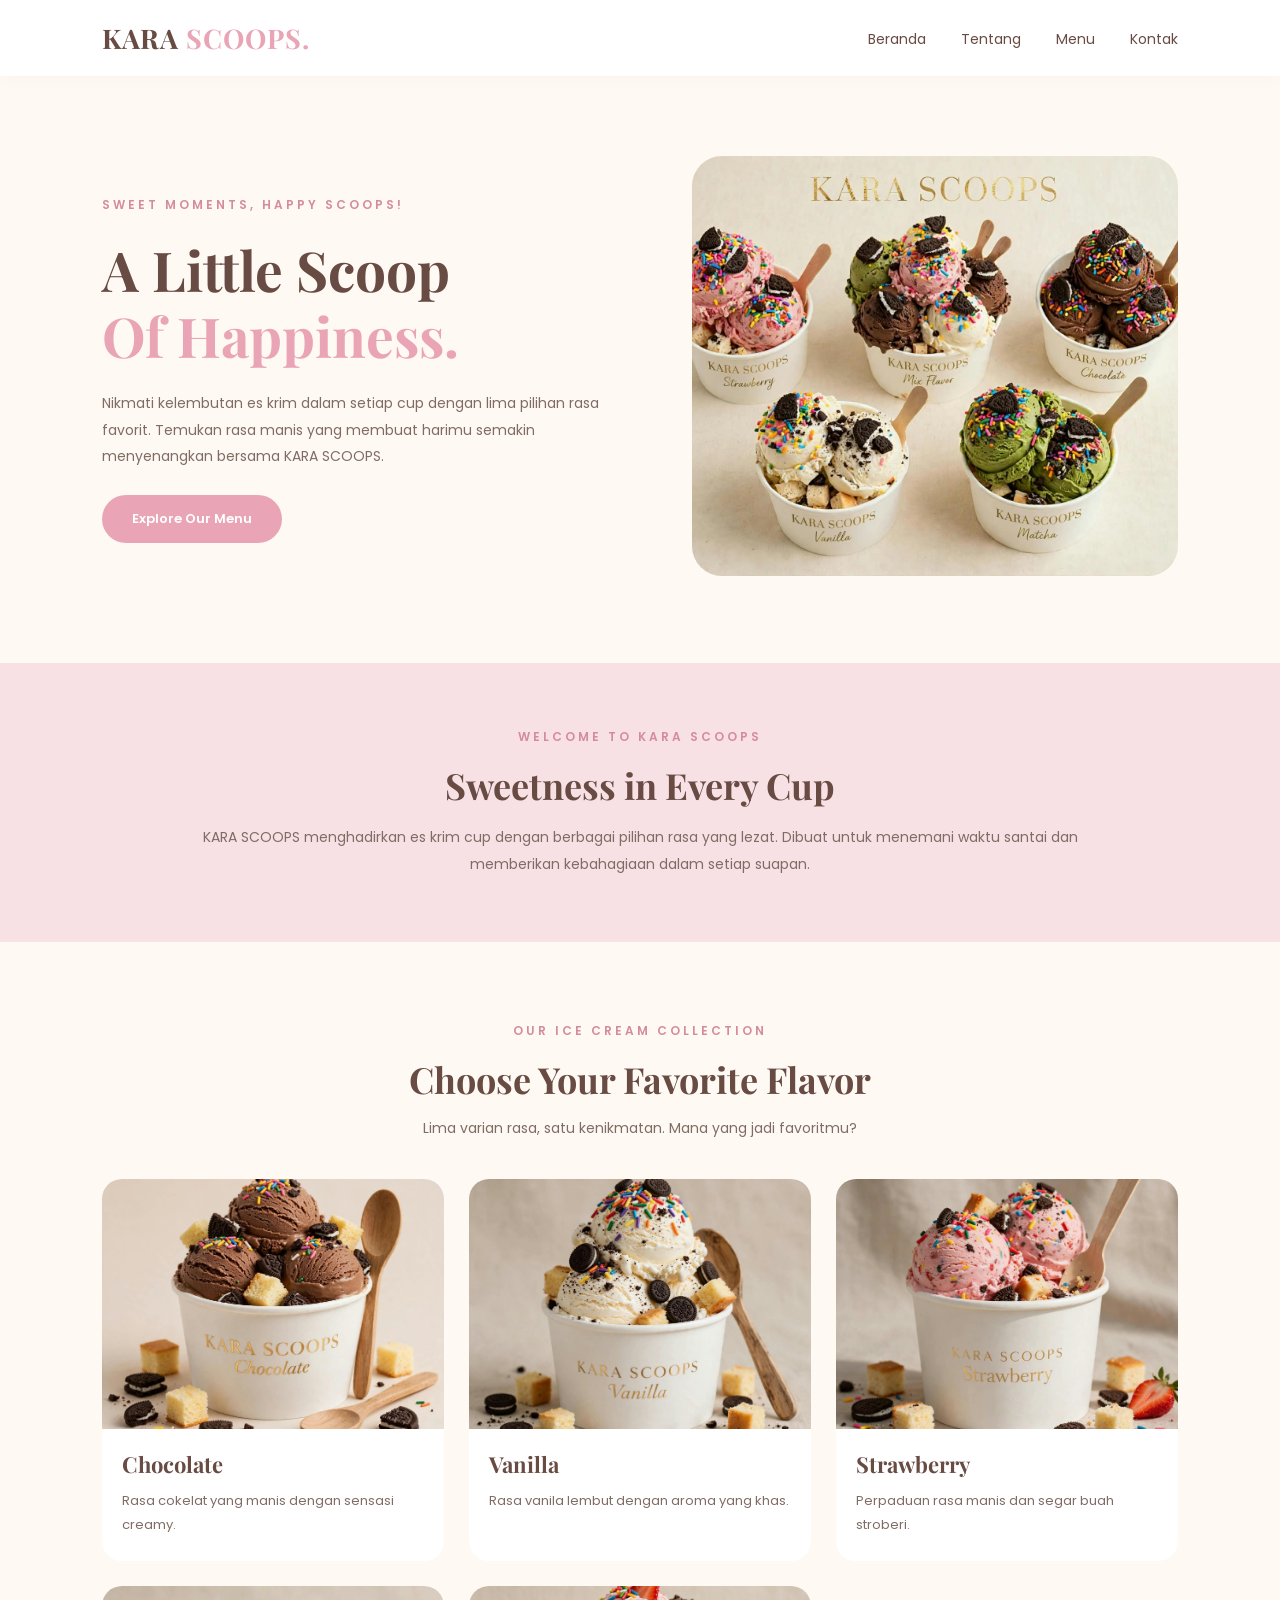
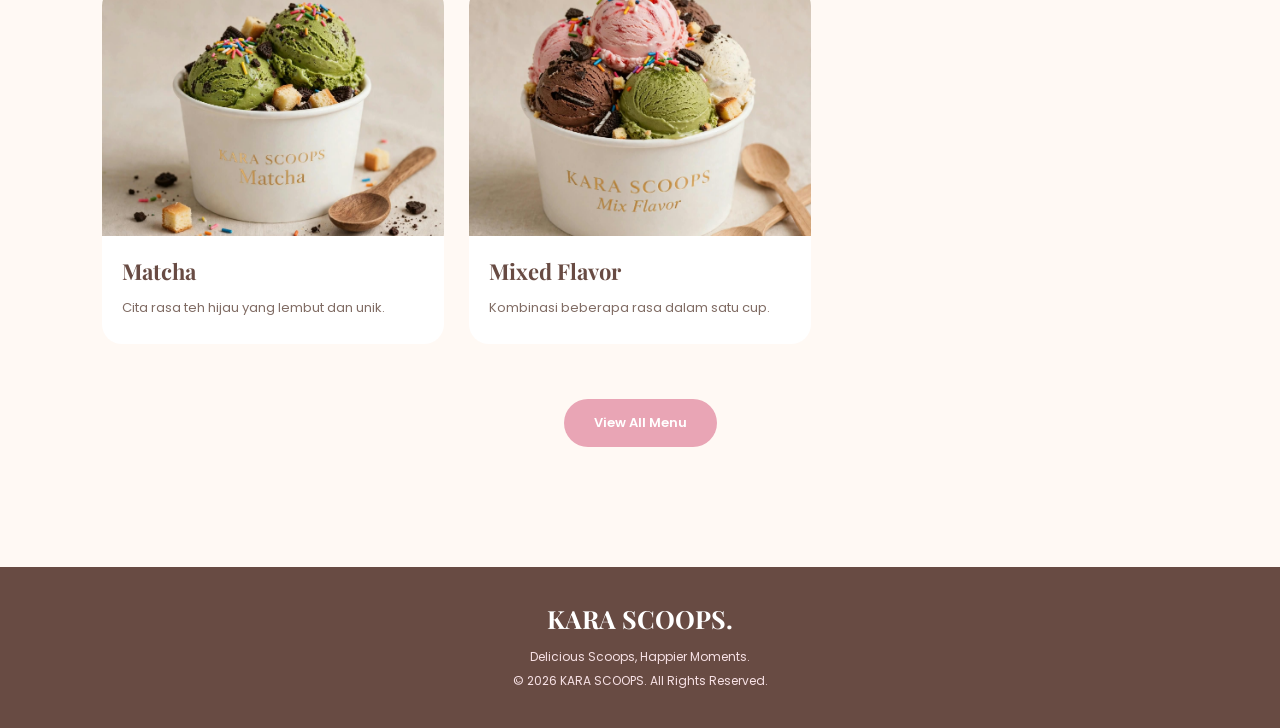
<file: index.html>
<!DOCTYPE html>
<html lang="id">

<head>
    <meta charset="UTF-8">
    <meta name="viewport" content="width=device-width, initial-scale=1.0">

    <title>KARA SCOOPS | Beranda</title>

    <link rel="stylesheet" href="css/style.css">
</head>

<body>

    <header>
        <nav>
            <h2 class="logo">KARA <span>SCOOPS.</span></h2>

            <ul>
                <li><a href="index.html">Beranda</a></li>
                <li><a href="tentang.html">Tentang</a></li>
                <li><a href="katalog.html">Menu</a></li>
                <li><a href="kontak.html">Kontak</a></li>
            </ul>
        </nav>
    </header>


    <main>

        <section class="hero">

            <article class="hero-text">

                <p class="subjudul">
                    SWEET MOMENTS, HAPPY SCOOPS!
                </p>

                <h1>
                    A Little Scoop
                    <span>Of Happiness.</span>
                </h1>

                <p>
                    Nikmati kelembutan es krim dalam setiap cup
                    dengan lima pilihan rasa favorit.
                    Temukan rasa manis yang membuat harimu
                    semakin menyenangkan bersama KARA SCOOPS.
                </p>

                <a href="katalog.html" class="tombol">
                    Explore Our Menu
                </a>

            </article>


            <article class="hero-image">

                <img src="img/5varian.jpg"
                     alt="Ice cream cup KARA SCOOPS">

            </article>

        </section>


        <section class="intro">

            <p class="subjudul">WELCOME TO KARA SCOOPS</p>

            <h2>Sweetness in Every Cup</h2>

            <p>
                KARA SCOOPS menghadirkan es krim cup
                dengan berbagai pilihan rasa yang lezat.
                Dibuat untuk menemani waktu santai dan
                memberikan kebahagiaan dalam setiap suapan.
            </p>

        </section>


        <section class="unggulan">

            <p class="subjudul">OUR ICE CREAM COLLECTION</p>

            <h2>Choose Your Favorite Flavor</h2>

            <p class="deskripsi">
                Lima varian rasa, satu kenikmatan.
                Mana yang jadi favoritmu?
            </p>


            <section class="daftar-produk">

                <article class="produk">

                    <img src="img/chocolate.jpg"
                         alt="Ice cream cup rasa cokelat">

                    <h3>Chocolate</h3>

                    <p>
                        Rasa cokelat yang manis
                        dengan sensasi creamy.
                    </p>

                </article>


                <article class="produk">

                    <img src="img/vanila.jpg"
                         alt="Ice cream cup rasa vanila">

                    <h3>Vanilla</h3>

                    <p>
                        Rasa vanila lembut
                        dengan aroma yang khas.
                    </p>

                </article>


                <article class="produk">

                    <img src="img/strawberry.jpg"
                         alt="Ice cream cup rasa stroberi">

                    <h3>Strawberry</h3>

                    <p>
                        Perpaduan rasa manis
                        dan segar buah stroberi.
                    </p>

                </article>


                <article class="produk">

                    <img src="img/matchaa.jpg"
                         alt="Ice cream cup rasa matcha">

                    <h3>Matcha</h3>

                    <p>
                        Cita rasa teh hijau
                        yang lembut dan unik.
                    </p>

                </article>


                <article class="produk">

                    <img src="img/mix!.jpg"
                         alt="Ice cream cup aneka rasa campur">

                    <h3>Mixed Flavor</h3>

                    <p>
                        Kombinasi beberapa rasa
                        dalam satu cup.
                    </p>

                </article>

            </section>


            <a href="katalog.html" class="tombol">
                View All Menu
            </a>

        </section>

    </main>


    <footer>

        <h3>KARA SCOOPS.</h3>

        <p>
            Delicious Scoops, Happier Moments.
        </p>

        <p>
            &copy; 2026 KARA SCOOPS. All Rights Reserved.
        </p>

    </footer>

    <script src="js/script.js"></script>

</body>
</html>
</file>
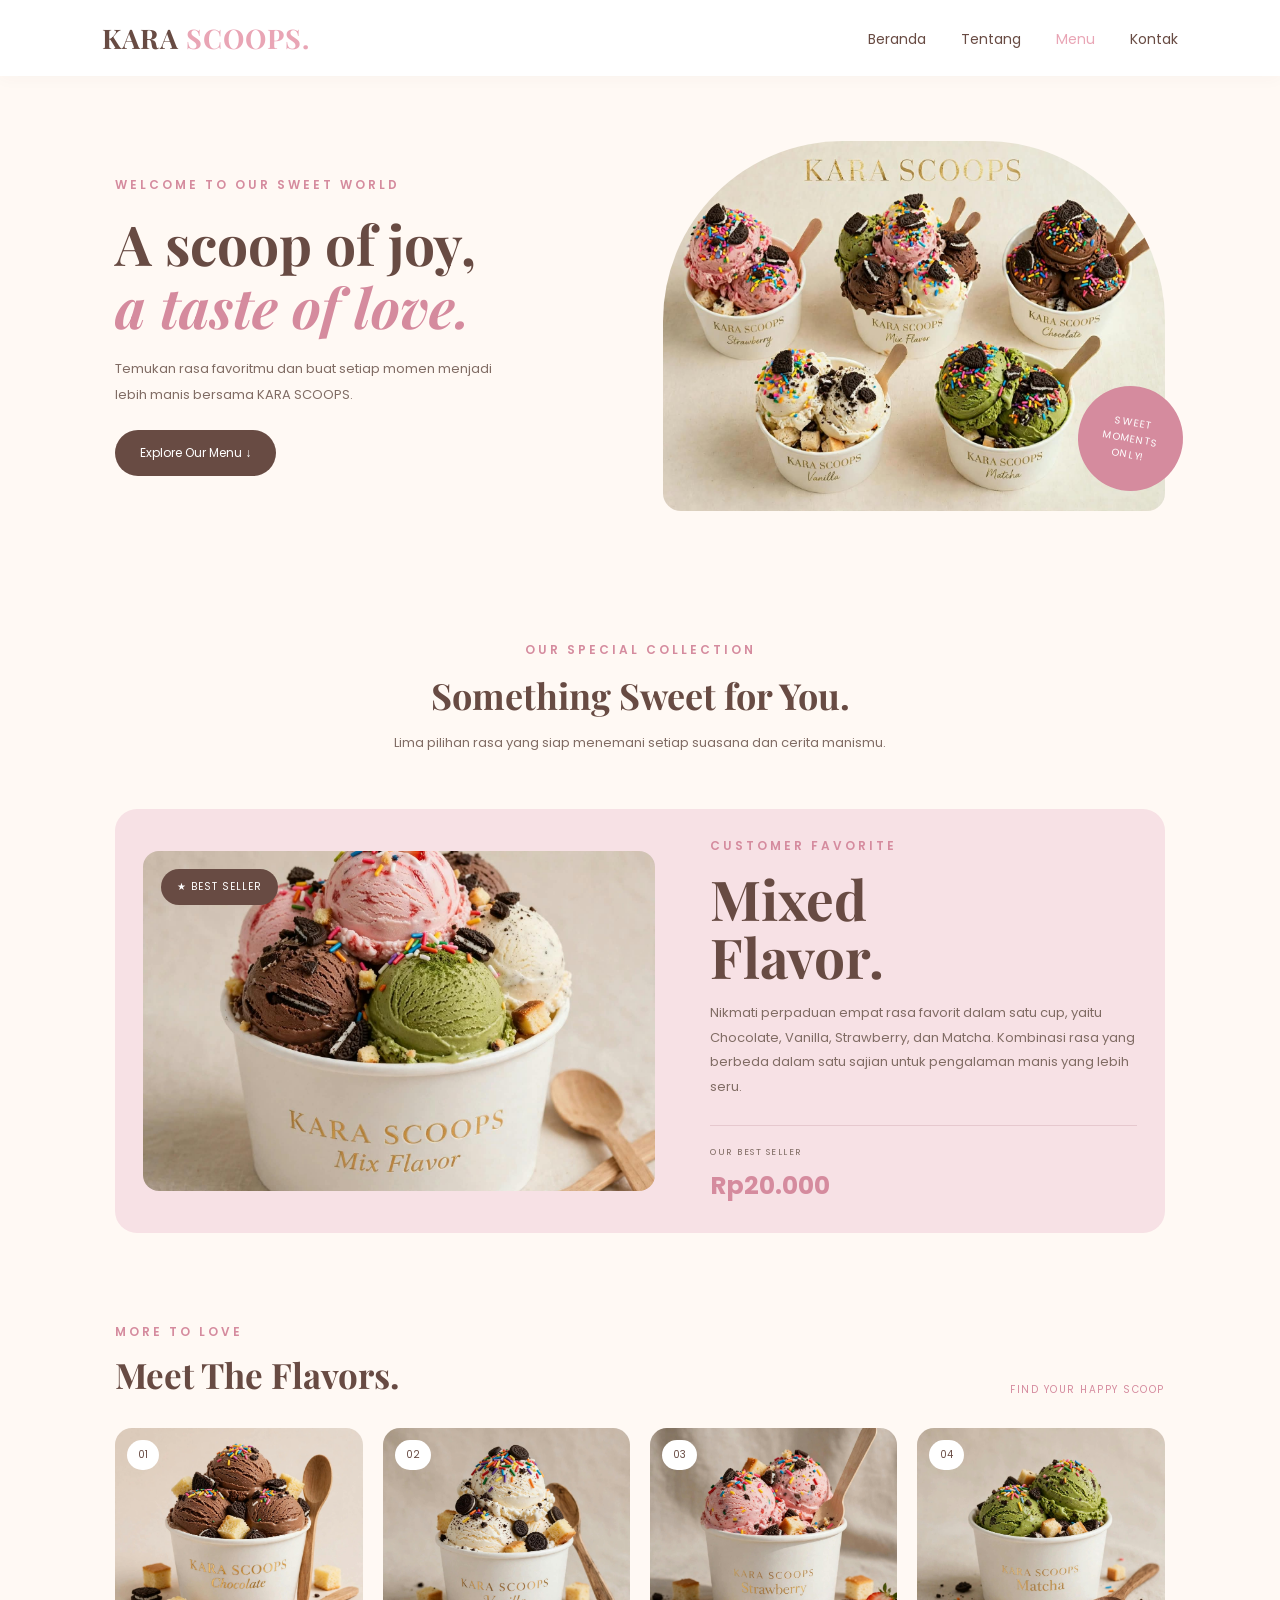
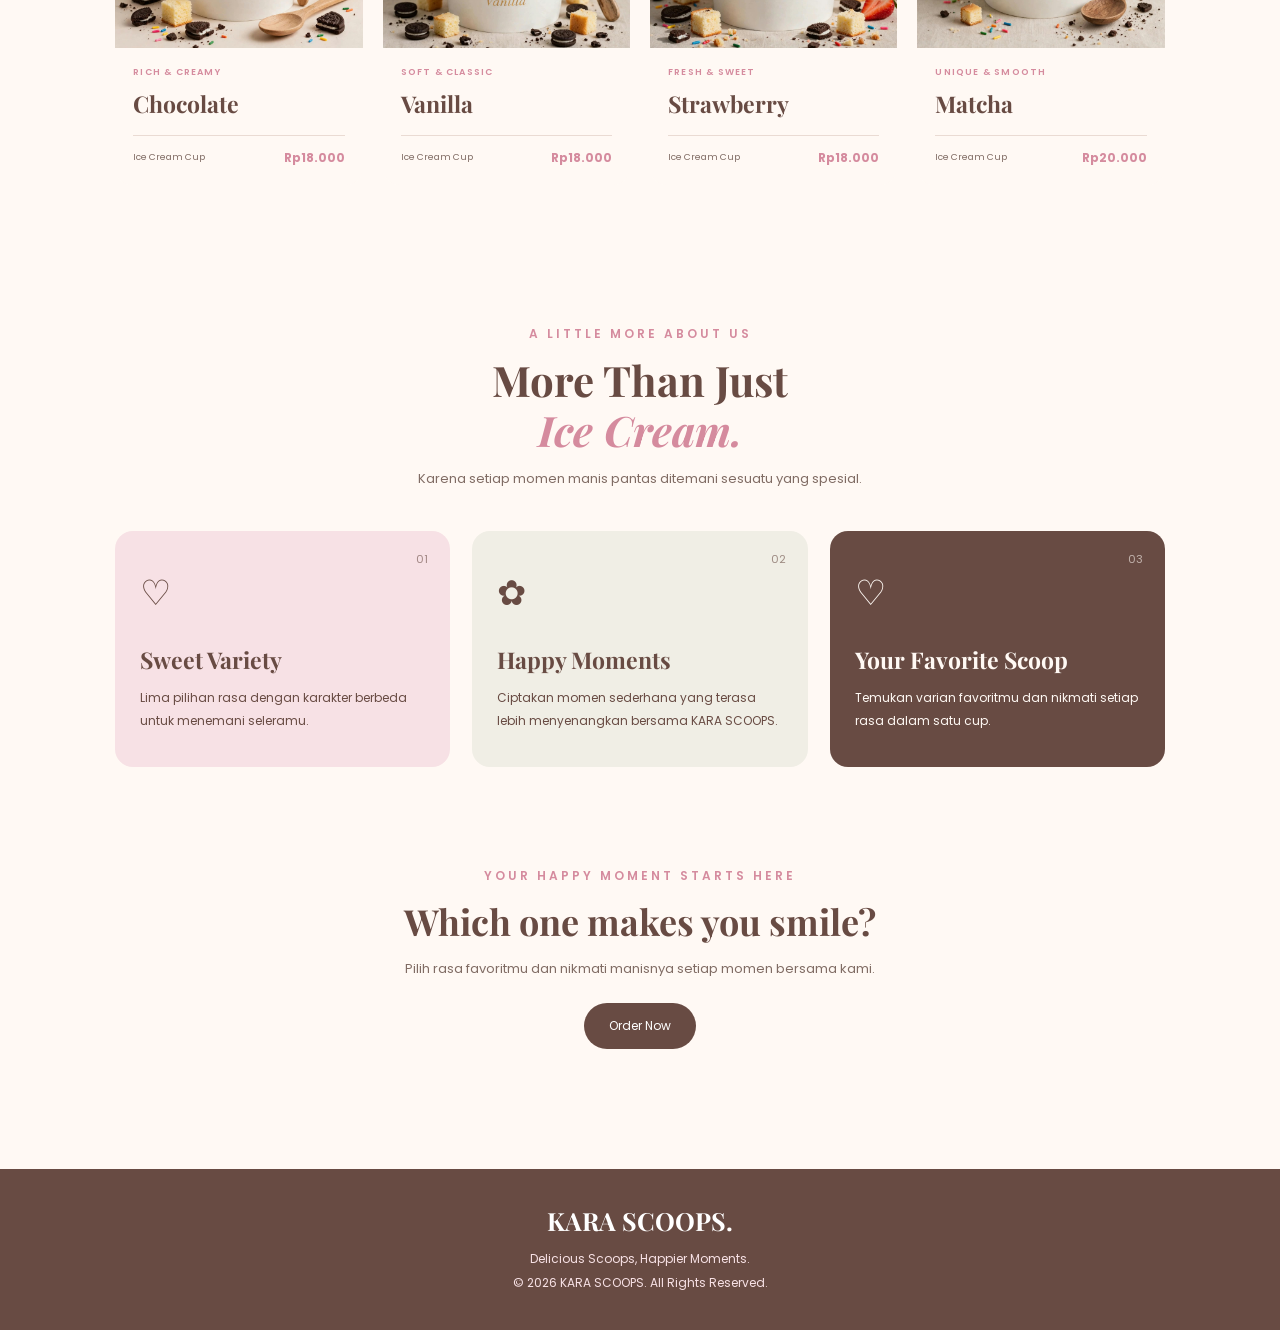
<file: katalog.html>
<!DOCTYPE html>
<html lang="id">

<head>
    <meta charset="UTF-8">
    <meta name="viewport" content="width=device-width, initial-scale=1.0">

    <title>KARA SCOOPS | Menu</title>

    <link rel="stylesheet" href="css/style.css">
</head>

<body>

    <header>
        <nav class="navbar">

            <h2 class="logo">KARA <span>SCOOPS.</span></h2>

            <ul>
                <li><a href="index.html">Beranda</a></li>
                <li><a href="tentang.html">Tentang</a></li>
                <li><a href="katalog.html" class="active">Menu</a></li>
                <li><a href="kontak.html">Kontak</a></li>
            </ul>

        </nav>
    </header>


    <main>

        <section class="menu-hero-new">

            <div class="hero-menu-text">

                <p class="section-label">WELCOME TO OUR SWEET WORLD</p>

                <h1>
                    A scoop of joy,<br>
                    <span>a taste of love.</span>
                </h1>

                <p>
                    Temukan rasa favoritmu dan buat setiap
                    momen menjadi lebih manis bersama KARA SCOOPS.
                </p>

                <a href="#flavors" class="menu-btn-new">
                    Explore Our Menu ↓
                </a>

            </div>


            <div class="hero-menu-photo">

                <img src="img/5varian.jpg"
                     alt="Lima pilihan rasa es krim KARA SCOOPS">

                <div class="hero-sticker">
                    SWEET<br>
                    MOMENTS<br>
                    ONLY!
                </div>

            </div>

        </section>


        <section class="flavor-intro" id="flavors">

            <p class="section-label">OUR SPECIAL COLLECTION</p>

            <h2>Something Sweet for You.</h2>

            <p>
                Lima pilihan rasa yang siap menemani
                setiap suasana dan cerita manismu.
            </p>

        </section>


        <section class="bestseller-section">

            <div class="bestseller-image">

                <span class="bestseller-badge">★ BEST SELLER</span>

                <img src="img/mix!.jpg"
                     alt="Es krim cup Mixed Flavor dengan empat kombinasi rasa">

            </div>


            <div class="bestseller-info">

                <p class="section-label">CUSTOMER FAVORITE</p>

                <h2>Mixed<br>Flavor.</h2>

                <p>
                    Nikmati perpaduan empat rasa favorit dalam satu cup,
                    yaitu Chocolate, Vanilla, Strawberry, dan Matcha.
                    Kombinasi rasa yang berbeda dalam satu sajian
                    untuk pengalaman manis yang lebih seru.
                </p>

                <div class="bestseller-price">

                    <span>OUR BEST SELLER</span>

                    <strong>Rp20.000</strong>

                </div>

            </div>

        </section>


        <section class="other-flavors">

            <div class="other-heading">

                <div>
                    <p class="section-label">MORE TO LOVE</p>
                    <h2>Meet The Flavors.</h2>
                </div>

                <p>FIND YOUR HAPPY SCOOP</p>

            </div>


            <div class="flavor-cards">

                <article class="new-flavor-card">

                    <div class="new-flavor-image">

                        <img src="img/chocolate.jpg"
                             alt="Es krim cup rasa cokelat">

                        <span>01</span>

                    </div>

                    <div class="new-flavor-info">

                        <p>RICH &amp; CREAMY</p>

                        <h3>Chocolate</h3>

                        <div class="flavor-price">
                            <span>Ice Cream Cup</span>
                            <strong>Rp18.000</strong>
                        </div>

                    </div>

                </article>


                <article class="new-flavor-card">

                    <div class="new-flavor-image">

                        <img src="img/vanila.jpg"
                             alt="Es krim cup rasa vanila">

                        <span>02</span>

                    </div>

                    <div class="new-flavor-info">

                        <p>SOFT &amp; CLASSIC</p>

                        <h3>Vanilla</h3>

                        <div class="flavor-price">
                            <span>Ice Cream Cup</span>
                            <strong>Rp18.000</strong>
                        </div>

                    </div>

                </article>


                <article class="new-flavor-card">

                    <div class="new-flavor-image">

                        <img src="img/strawberry.jpg"
                             alt="Es krim cup rasa stroberi">

                        <span>03</span>

                    </div>

                    <div class="new-flavor-info">

                        <p>FRESH &amp; SWEET</p>

                        <h3>Strawberry</h3>

                        <div class="flavor-price">
                            <span>Ice Cream Cup</span>
                            <strong>Rp18.000</strong>
                        </div>

                    </div>

                </article>


                <article class="new-flavor-card">

                    <div class="new-flavor-image">

                        <img src="img/matchaa.jpg"
                             alt="Es krim cup rasa matcha">

                        <span>04</span>

                    </div>

                    <div class="new-flavor-info">

                        <p>UNIQUE &amp; SMOOTH</p>

                        <h3>Matcha</h3>

                        <div class="flavor-price">
                            <span>Ice Cream Cup</span>
                            <strong>Rp20.000</strong>
                        </div>

                    </div>

                </article>

            </div>

        </section>


        <section class="why-kara">

            <div class="why-kara-heading">

                <p class="section-label">A LITTLE MORE ABOUT US</p>

                <h2>
                    More Than Just<br>
                    <span>Ice Cream.</span>
                </h2>

                <p>
                    Karena setiap momen manis pantas ditemani
                    sesuatu yang spesial.
                </p>

            </div>


            <div class="why-kara-cards">

                <article class="why-card why-pink">

                    <span class="why-number">01</span>

                    <div class="why-icon">♡</div>

                    <h3>Sweet Variety</h3>

                    <p>
                        Lima pilihan rasa dengan karakter
                        berbeda untuk menemani seleramu.
                    </p>

                </article>


                <article class="why-card why-cream">

                    <span class="why-number">02</span>

                    <div class="why-icon">✿</div>

                    <h3>Happy Moments</h3>

                    <p>
                        Ciptakan momen sederhana yang terasa
                        lebih menyenangkan bersama KARA SCOOPS.
                    </p>

                </article>


                <article class="why-card why-brown">

                    <span class="why-number">03</span>

                    <div class="why-icon">♡</div>

                    <h3>Your Favorite Scoop</h3>

                    <p>
                        Temukan varian favoritmu dan nikmati
                        setiap rasa dalam satu cup.
                    </p>

                </article>

            </div>

        </section>


        <section class="menu-closing">

            <p class="section-label">YOUR HAPPY MOMENT STARTS HERE</p>

            <h2>Which one makes you smile?</h2>

            <p>
                Pilih rasa favoritmu dan nikmati
                manisnya setiap momen bersama kami.
            </p>

            <a href="kontak.html" class="menu-btn-new">
                Order Now
            </a>

        </section>

    </main>


    <footer>

        <h3>KARA SCOOPS.</h3>

        <p>Delicious Scoops, Happier Moments.</p>

        <p>
            &copy; 2026 KARA SCOOPS. All Rights Reserved.
        </p>

    </footer>

    <script src="js/script.js"></script>

</body>
</html>
</file>
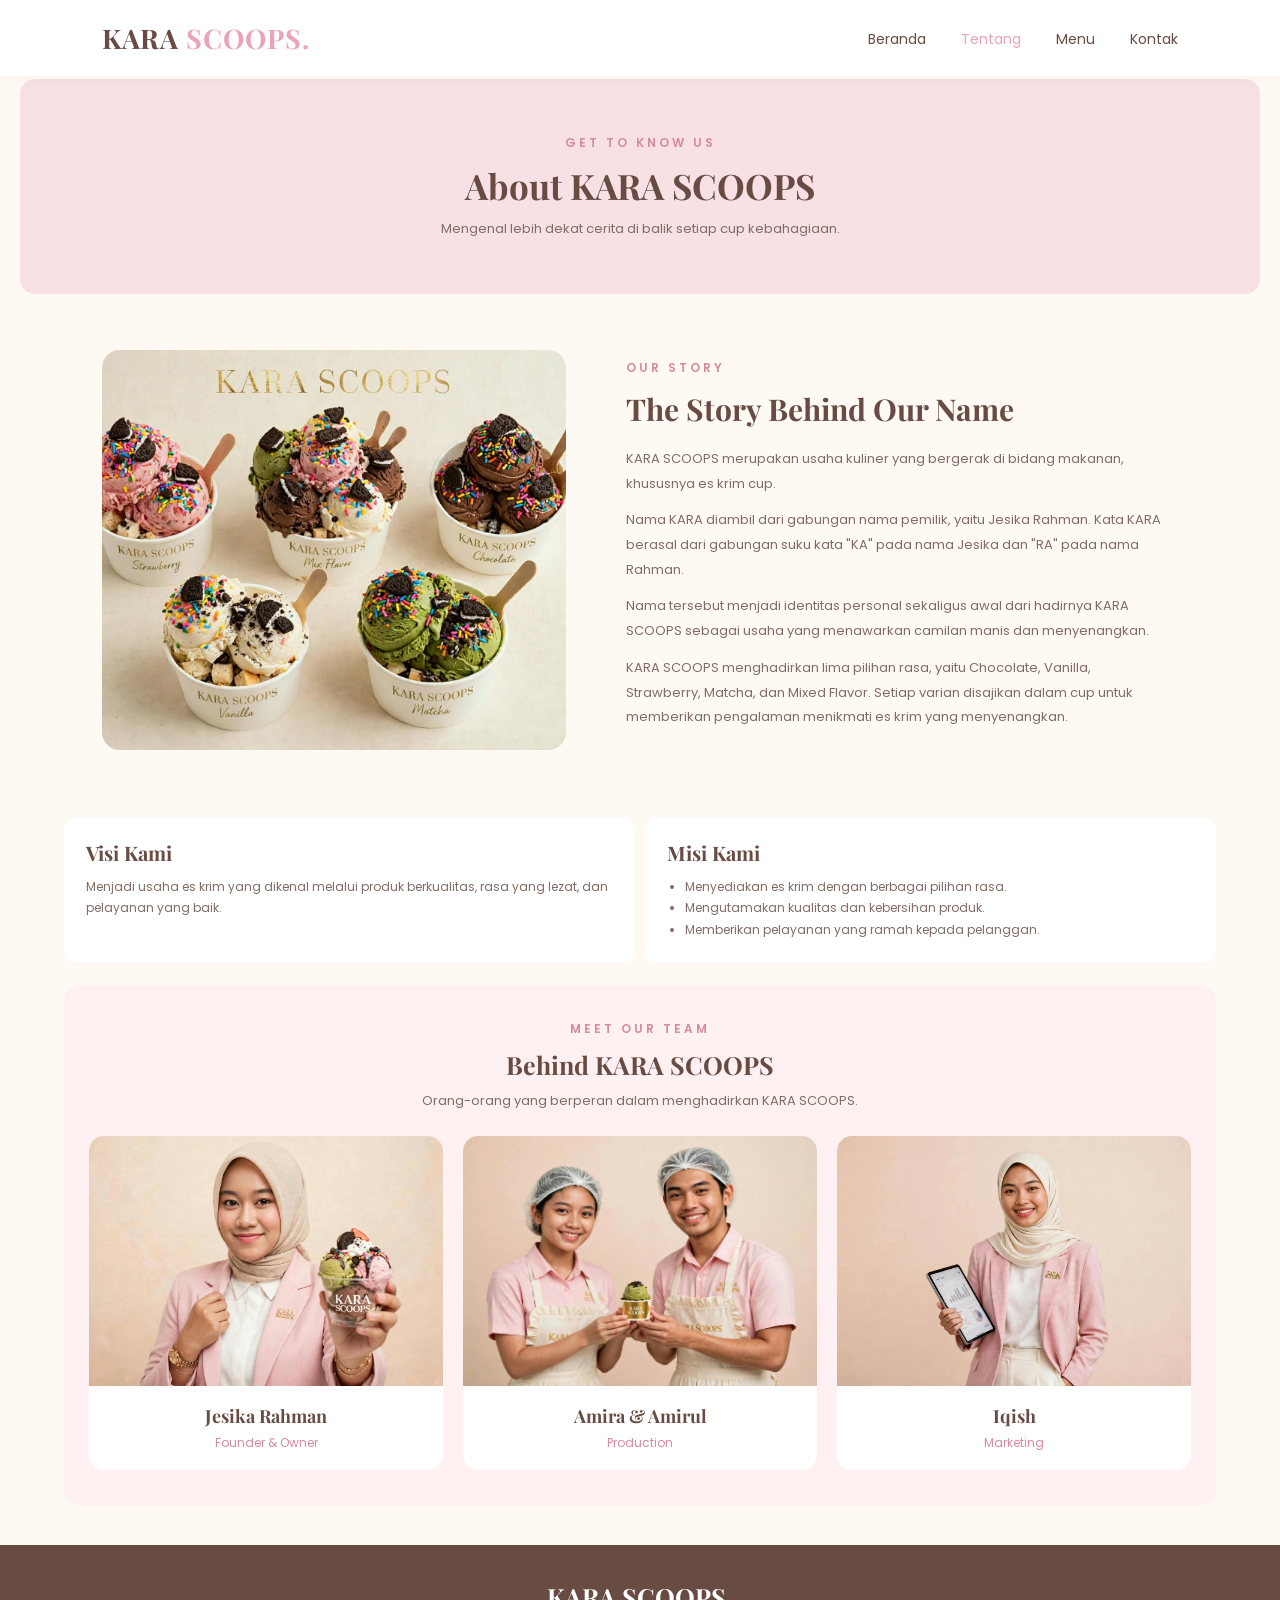
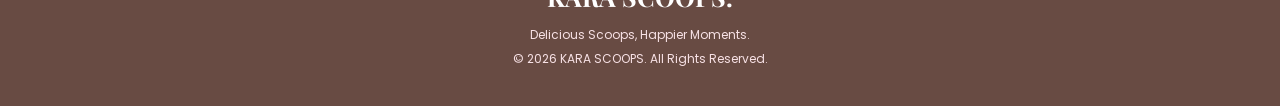
<file: tentang.html>
<!DOCTYPE html>
<html lang="id">

<head>
    <meta charset="UTF-8">
    <meta name="viewport" content="width=device-width, initial-scale=1.0">

    <title>KARA SCOOPS | Tentang Kami</title>

    <link rel="stylesheet" href="css/style.css">
</head>

<body>

    <header>
        <nav class="navbar">
            <h2 class="logo">KARA <span>SCOOPS.</span></h2>

            <ul>
                <li><a href="index.html">Beranda</a></li>
                <li><a href="tentang.html" class="active">Tentang</a></li>
                <li><a href="katalog.html">Menu</a></li>
                <li><a href="kontak.html">Kontak</a></li>
            </ul>
        </nav>
    </header>

    <main>

        <section class="about-banner">

            <p class="section-label">GET TO KNOW US</p>

            <h1>About KARA SCOOPS</h1>

            <p>
                Mengenal lebih dekat cerita di balik
                setiap cup kebahagiaan.
            </p>

        </section>


        <section class="about-story">

            <article class="story-image">

                <img src="img/5varian.jpg"
                     alt="Lima pilihan rasa es krim cup KARA SCOOPS">

            </article>

            <article class="story-content">

                <p class="section-label">OUR STORY</p>

                <h2>The Story Behind Our Name</h2>

                <p>
                    KARA SCOOPS merupakan usaha kuliner
                    yang bergerak di bidang makanan,
                    khususnya es krim cup.
                </p>

                <p>
                    Nama KARA diambil dari gabungan nama
                    pemilik, yaitu Jesika Rahman. Kata
                    KARA berasal dari gabungan suku kata
                    "KA" pada nama Jesika dan "RA" pada
                    nama Rahman.
                </p>

                <p>
                    Nama tersebut menjadi identitas
                    personal sekaligus awal dari hadirnya
                    KARA SCOOPS sebagai usaha yang
                    menawarkan camilan manis dan
                    menyenangkan.
                </p>

                <p>
                    KARA SCOOPS menghadirkan lima pilihan
                    rasa, yaitu Chocolate, Vanilla,
                    Strawberry, Matcha, dan Mixed Flavor.
                    Setiap varian disajikan dalam cup
                    untuk memberikan pengalaman menikmati
                    es krim yang menyenangkan.
                </p>

            </article>

        </section>


        <section class="vision-section">

            <article class="vision-card">

                <h2>Visi Kami</h2>

                <p>
                    Menjadi usaha es krim yang dikenal
                    melalui produk berkualitas, rasa
                    yang lezat, dan pelayanan yang baik.
                </p>

            </article>

            <article class="mission-card">

                <h2>Misi Kami</h2>

                <ul>
                    <li>Menyediakan es krim dengan berbagai pilihan rasa.</li>
                    <li>Mengutamakan kualitas dan kebersihan produk.</li>
                    <li>Memberikan pelayanan yang ramah kepada pelanggan.</li>
                </ul>

            </article>

        </section>


        <section class="team-section">

            <p class="section-label">MEET OUR TEAM</p>

            <h2>Behind KARA SCOOPS</h2>

            <p class="team-description">
                Orang-orang yang berperan dalam menghadirkan KARA SCOOPS.
            </p>

            <section class="team-container">

                <article class="team-card">

                    <img src="img/owner-p.jpg"
                         alt="Foto Jesika Rahman sebagai pemilik KARA SCOOPS">

                    <div class="team-info">
                        <h3>Jesika Rahman</h3>
                        <p>Founder &amp; Owner</p>
                    </div>

                </article>

                <article class="team-card">

                    <img src="img/produksi.jpg"
                         alt="Foto anggota tim produksi KARA SCOOPS">

                    <div class="team-info">
                        <h3>Amira &amp; Amirul</h3>
                        <p>Production</p>
                    </div>

                </article>

                <article class="team-card">

                    <img src="img/marketing.jpg"
                         alt="Foto anggota tim pemasaran KARA SCOOPS">

                    <div class="team-info">
                        <h3>Iqish</h3>
                        <p>Marketing</p>
                    </div>

                </article>

            </section>

        </section>

    </main>


    <footer>

        <h3>KARA SCOOPS.</h3>

        <p>Delicious Scoops, Happier Moments.</p>

        <p>
            &copy; 2026 KARA SCOOPS. All Rights Reserved.
        </p>

    </footer>

    <script src="js/script.js"></script>

</body>
</html>
</file>
<file: css/style.css>
@import url('https://fonts.googleapis.com/css2?family=Playfair+Display:wght@500;600;700&family=Poppins:wght@300;400;500;600;700&display=swap');

:root {
    --pink: #e9a5b5;
    --soft-pink: #f7e1e5;
    --cream: #fff9f4;
    --brown: #684b43;
    --white: #ffffff;
    --dark-pink: #d58b9e;
    --text-muted: #806c64;
}


* {
    margin: 0;
    padding: 0;
    box-sizing: border-box;
}

html {
    scroll-behavior: smooth;
}

body {
    font-family: 'Poppins', sans-serif;
    background-color: var(--cream);
    color: var(--brown);
}



header {
    background-color: var(--white);
    padding: 20px 8%;
    box-shadow: 0 3px 15px #684b4308;
    position: sticky;
    top: 0;
    z-index: 1000;
}

nav {
    display: flex;
    justify-content: space-between;
    align-items: center;
}


.logo {
    font-family: 'Playfair Display', serif;
    font-size: 27px;
    letter-spacing: 1px;
}

.logo span {
    color: var(--pink);
}

nav ul {
    display: flex;
    align-items: center;
    list-style: none;
    gap: 35px;
}

nav ul li a {
    text-decoration: none;
    color: var(--brown);
    font-size: 14px;
    transition: 0.3s;
}

nav ul li a:hover,
nav ul li a.active {
    color: var(--pink);
}




.hero {
    display: flex;
    align-items: center;
    justify-content: space-between;
    gap: 50px;
    padding: 80px 8%;
    min-height: 570px;
}

.hero-text {
    max-width: 540px;
}

.subjudul {
    color: var(--dark-pink);
    font-size: 12px;
    font-weight: 600;
    letter-spacing: 3px;
}

.hero-text h1 {
    font-family: 'Playfair Display', serif;
    font-size: 55px;
    line-height: 1.2;
    margin: 22px 0;
}

.hero-text h1 span {
    display: block;
    color: var(--pink);
}

.hero-text > p:not(.subjudul) {
    font-size: 14px;
    line-height: 1.9;
    color: var(--text-muted);
}

.hero-image {
    width: 48%;
}

.hero-image img {
    width: 100%;
    height: 420px;
    object-fit: cover;
    border-radius: 30px;
}



.tombol {
    display: inline-block;
    background-color: var(--pink);
    color: var(--white);
    text-decoration: none;
    padding: 14px 30px;
    border-radius: 30px;
    margin-top: 25px;
    font-size: 13px;
    font-weight: 600;
    transition: 0.3s;
}

.tombol:hover {
    background-color: var(--brown);
    transform: translateY(-4px);
}



.intro {
    background-color: var(--soft-pink);
    text-align: center;
    padding: 65px 15%;
}

.intro h2 {
    font-family: 'Playfair Display', serif;
    font-size: 36px;
    margin: 15px 0;
}

.intro p:last-child {
    font-size: 14px;
    line-height: 1.9;
    color: var(--text-muted);
}




.unggulan {
    text-align: center;
    padding: 80px 8%;
}

.unggulan h2 {
    font-family: 'Playfair Display', serif;
    font-size: 36px;
    margin: 15px 0;
}

.deskripsi {
    font-size: 14px;
    color: var(--text-muted);
    margin-bottom: 40px;
}

.daftar-produk {
    display: grid;
    grid-template-columns: repeat(3, 1fr);
    gap: 25px;
    margin-bottom: 30px;
}

.produk {
    background-color: var(--white);
    border-radius: 20px;
    overflow: hidden;
    text-align: left;
    transition: 0.3s;
}

.produk img {
    display: block;
    width: 100%;
    height: 250px;
    object-fit: cover;
}

.produk h3 {
    font-family: 'Playfair Display', serif;
    font-size: 22px;
    margin: 20px 20px 10px;
}

.produk p {
    font-size: 13px;
    line-height: 1.8;
    color: var(--text-muted);
    margin: 0 20px 25px;
}

.produk:hover {
    transform: translateY(-8px);
    box-shadow: 0 12px 25px #684b4320;
}




footer {
    background-color: var(--brown);
    color: var(--white);
    text-align: center;
    padding: 35px 20px;
    margin-top: 40px;
}

footer h3 {
    font-family: 'Playfair Display', serif;
    font-size: 25px;
    margin-bottom: 10px;
}

footer p {
    font-size: 12px;
    line-height: 2;
    color: var(--soft-pink);
}






.about-banner {
    background-color: var(--soft-pink);
    text-align: center;
    padding: 55px 20px;
    margin: 3px 20px 0;
    border-radius: 15px;
}

.section-label {
    color: var(--dark-pink);
    font-size: 12px;
    font-weight: 600;
    letter-spacing: 3px;
}

.about-banner h1 {
    font-family: 'Playfair Display', serif;
    font-size: 35px;
    margin: 10px 0;
}

.about-banner p:last-child {
    font-size: 13px;
    color: var(--text-muted);
}


.about-story {
    display: grid;
    grid-template-columns: 0.9fr 1.1fr;
    align-items: center;
    gap: 45px;
    padding: 50px 8%;
}

.story-image img {
    display: block;
    width: 100%;
    height: 400px;
    object-fit: cover;
    border-radius: 18px;
}

.story-content {
    padding: 15px;
}

.story-content h2 {
    font-family: 'Playfair Display', serif;
    font-size: 30px;
    margin: 12px 0 18px;
}

.story-content p:not(.section-label) {
    font-size: 13px;
    line-height: 1.9;
    color: var(--text-muted);
    margin-bottom: 12px;
}


.vision-section {
    display: grid;
    grid-template-columns: 1fr 1fr;
    gap: 10px;
    padding: 10px 5%;
}

.vision-card,
.mission-card {
    background-color: var(--white);
    padding: 22px;
    border-radius: 14px;
    transition: 0.3s;
}

.vision-card h2,
.mission-card h2 {
    font-family: 'Playfair Display', serif;
    font-size: 20px;
    margin-bottom: 10px;
    color: var(--brown);
}

.vision-card p,
.mission-card li {
    font-size: 12px;
    line-height: 1.8;
    color: var(--text-muted);
}

.mission-card ul {
    padding-left: 18px;
}

.vision-card:hover,
.mission-card:hover {
    transform: translateY(-4px);
    box-shadow: 0 8px 20px #684b4315;
}




.team-section {
    background-color: #fff1f2;
    text-align: center;
    padding: 35px 25px;
    margin: 12px 5% 35px;
    border-radius: 15px;
}

.team-section h2 {
    font-family: 'Playfair Display', serif;
    font-size: 25px;
    margin: 10px 0;
}

.team-description {
    font-size: 13px;
    color: var(--text-muted);
}

.team-container {
    display: grid;
    grid-template-columns: repeat(3, 1fr);
    gap: 20px;
    margin-top: 25px;
}

.team-card {
    background-color: var(--white);
    border-radius: 15px;
    overflow: hidden;
    transition: 0.3s;
}

.team-card img {
    display: block;
    width: 100%;
    height: 250px;
    object-fit: cover;
}

.team-info {
    padding: 18px 10px;
}

.team-info h3 {
    font-family: 'Playfair Display', serif;
    font-size: 18px;
    margin-bottom: 6px;
}

.team-info p {
    font-size: 12px;
    color: var(--dark-pink);
}

.team-card:hover {
    transform: translateY(-6px);
    box-shadow: 0 10px 20px #684b4320;
}


@media screen and (min-width: 601px) and (max-width: 991px) {

    .about-story {
        gap: 25px;
        padding: 40px 5%;
    }

    .story-image img {
        height: 350px;
    }

    .story-content h2 {
        font-size: 26px;
    }

}


@media screen and (max-width: 600px) {

    .about-banner {
        margin: 5px 10px 0;
        padding: 40px 15px;
    }

    .about-banner h1 {
        font-size: 28px;
    }

    .about-story {
        grid-template-columns: 1fr;
        padding: 35px 6%;
        gap: 20px;
    }

    .story-image img {
        height: 300px;
    }

    .story-content {
        padding: 5px;
    }

    .story-content h2 {
        font-size: 26px;
    }

    .vision-section {
        grid-template-columns: 1fr;
        padding: 5px 6%;
        gap: 12px;
    }

    .team-section {
        margin: 15px 6% 30px;
        padding: 22px 12px;
    }

    .team-container {
        grid-template-columns: 1fr;
        gap: 10px;
    }

}






.menu-hero-new {
    display: grid;
    grid-template-columns: 1fr 1fr;
    align-items: center;
    gap: 45px;
    padding: 65px 9%;
    background: #fff9f4;
}

.hero-menu-text h1 {
    font-family: 'Playfair Display', serif;
    font-size: 55px;
    line-height: 1.15;
    color: #684b43;
    margin: 18px 0;
}

.hero-menu-text h1 span {
    color: #d58b9e;
    font-style: italic;
}

.hero-menu-text > p:not(.section-label) {
    font-size: 13px;
    line-height: 2;
    color: #806c64;
    max-width: 390px;
}

.menu-btn-new {
    display: inline-block;
    background: #684b43;
    color: white;
    text-decoration: none;
    padding: 14px 25px;
    border-radius: 30px;
    margin-top: 22px;
    font-size: 12px;
    transition: 0.3s;
}

.menu-btn-new:hover {
    background: #d58b9e;
    transform: translateY(-4px);
}

.hero-menu-photo {
    position: relative;
}

.hero-menu-photo img {
    width: 100%;
    height: 370px;
    object-fit: cover;
    display: block;
    border-radius: 180px 180px 18px 18px;
}

.hero-sticker {
    position: absolute;
    bottom: 20px;
    right: -18px;
    width: 105px;
    height: 105px;
    border-radius: 50%;
    background: #d58b9e;
    color: white;
    display: flex;
    align-items: center;
    justify-content: center;
    text-align: center;
    font-size: 10px;
    line-height: 1.6;
    letter-spacing: 1px;
    transform: rotate(10deg);
}

.flavor-intro {
    text-align: center;
    padding: 65px 20px 35px;
}

.flavor-intro h2 {
    font-family: 'Playfair Display', serif;
    color: #684b43;
    font-size: 36px;
    margin: 12px 0;
}

.flavor-intro > p:last-child {
    font-size: 13px;
    line-height: 1.8;
    color: #806c64;
}

.bestseller-section {
    display: grid;
    grid-template-columns: 1.2fr 1fr;
    align-items: center;
    gap: 55px;
    margin: 20px 9% 70px;
    background: #f7e1e5;
    padding: 28px;
    border-radius: 22px;
}

.bestseller-image {
    position: relative;
    overflow: hidden;
    border-radius: 16px;
}

.bestseller-image img {
    width: 100%;
    height: 340px;
    display: block;
    object-fit: cover;
    transition: 0.4s;
}

.bestseller-image:hover img {
    transform: scale(1.05);
}

.bestseller-badge {
    position: absolute;
    z-index: 2;
    top: 18px;
    left: 18px;
    background: #684b43;
    color: white;
    padding: 10px 16px;
    border-radius: 25px;
    font-size: 10px;
    letter-spacing: 1px;
}

.bestseller-info h2 {
    font-family: 'Playfair Display', serif;
    font-size: 55px;
    line-height: 1.05;
    color: #684b43;
    margin: 15px 0;
}

.bestseller-info > p:not(.section-label) {
    font-size: 13px;
    line-height: 1.9;
    color: #806c64;
}

.bestseller-price {
    border-top: 1px solid #e6c8ce;
    margin-top: 25px;
    padding-top: 20px;
}

.bestseller-price span {
    display: block;
    font-size: 9px;
    letter-spacing: 1.5px;
    color: #806c64;
    margin-bottom: 8px;
}

.bestseller-price strong {
    color: #d58b9e;
    font-size: 25px;
}


.other-flavors {
    padding: 20px 9% 75px;
}

.other-heading {
    display: flex;
    justify-content: space-between;
    align-items: end;
    margin-bottom: 30px;
    gap: 20px;
}

.other-heading h2 {
    font-family: 'Playfair Display', serif;
    font-size: 35px;
    color: #684b43;
    margin-top: 10px;
}

.other-heading > p {
    font-size: 10px;
    letter-spacing: 1.5px;
    color: #d58b9e;
}

.flavor-cards {
    display: grid;
    grid-template-columns: repeat(4, 1fr);
    gap: 20px;
}

.new-flavor-card {
    background: #fff9f4;
    border-radius: 17px;
    overflow: hidden;
    transition: 0.3s;
}

.new-flavor-card:hover {
    transform: translateY(-7px);
    box-shadow: 0 12px 25px #684b4320;
}

.new-flavor-image {
    position: relative;
    height: 220px;
    overflow: hidden;
}

.new-flavor-image img {
    width: 100%;
    height: 100%;
    object-fit: cover;
    display: block;
    transition: 0.4s;
}

.new-flavor-card:hover .new-flavor-image img {
    transform: scale(1.07);
}

.new-flavor-image span {
    position: absolute;
    top: 12px;
    left: 12px;
    background: white;
    color: #684b43;
    padding: 7px 11px;
    border-radius: 20px;
    font-size: 10px;
}

.new-flavor-info {
    padding: 18px;
}

.new-flavor-info > p {
    color: #d58b9e;
    font-size: 9px;
    letter-spacing: 1.2px;
    font-weight: 600;
}

.new-flavor-info h3 {
    font-family: 'Playfair Display', serif;
    color: #684b43;
    font-size: 23px;
    margin: 9px 0 16px;
}

.flavor-price {
    display: flex;
    justify-content: space-between;
    align-items: center;
    border-top: 1px solid #eadbd3;
    padding-top: 13px;
    gap: 5px;
}

.flavor-price span {
    font-size: 9px;
    color: #806c64;
}

.flavor-price strong {
    font-size: 12px;
    color: #d58b9e;
}

/* TOPPING */
.extra-topping {
    display: grid;
    grid-template-columns: 1fr 1fr;
    align-items: center;
    gap: 50px;
    margin: 10px 7% 65px;
    padding: 35px;
    background: #f0eee5;
    border-radius: 22px;
}

.topping-photo-new img {
    width: 100%;
    height: 270px;
    object-fit: cover;
    border-radius: 16px;
    display: block;
}

.topping-text-new h2 {
    font-family: 'Playfair Display', serif;
    color: #684b43;
    font-size: 37px;
    line-height: 1.2;
    margin: 15px 0;
}

.topping-text-new > p:not(.section-label) {
    color: #806c64;
    font-size: 13px;
    line-height: 1.9;
}

.topping-text-new > span {
    display: inline-block;
    color: #d58b9e;
    font-size: 10px;
    font-weight: 600;
    letter-spacing: 1.5px;
    margin-top: 20px;
}

/* CLOSING */
.menu-closing {
    text-align: center;
    padding: 35px 20px 80px;
}

.menu-closing h2 {
    font-family: 'Playfair Display', serif;
    color: #684b43;
    font-size: 36px;
    margin: 12px 0;
}

.menu-closing > p:not(.section-label) {
    color: #806c64;
    font-size: 13px;
    line-height: 1.8;
}

/* TABLET */
@media screen and (min-width: 601px) and (max-width: 991px) {
    .menu-hero-new {
        padding: 50px 6%;
        gap: 25px;
    }

    .hero-menu-text h1 {
        font-size: 42px;
    }

    .bestseller-section {
        margin: 20px 5% 55px;
        gap: 25px;
    }

    .bestseller-info h2 {
        font-size: 42px;
    }

    .other-flavors {
        padding: 20px 5% 60px;
    }

    .flavor-cards {
        grid-template-columns: repeat(2, 1fr);
    }

    .extra-topping {
        gap: 25px;
        padding: 25px;
    }
}


@media screen and (max-width: 600px) {
    .menu-hero-new {
        grid-template-columns: 1fr;
        padding: 45px 7%;
        gap: 30px;
    }

    .hero-menu-text h1 {
        font-size: 40px;
    }

    .hero-menu-photo img {
        height: 280px;
    }

    .hero-sticker {
        width: 85px;
        height: 85px;
        font-size: 8px;
        right: -8px;
    }

    .flavor-intro {
        padding: 50px 18px 25px;
    }

    .flavor-intro h2 {
        font-size: 28px;
    }

    .bestseller-section {
        grid-template-columns: 1fr;
        margin: 15px 6% 50px;
        padding: 18px;
        gap: 25px;
    }

    .bestseller-image img {
        height: 250px;
    }

    .bestseller-info h2 {
        font-size: 42px;
    }

    .other-flavors {
        padding: 15px 7% 50px;
    }

    .other-heading {
        display: block;
    }

    .other-heading h2 {
        font-size: 29px;
    }

    .other-heading > p {
        margin-top: 12px;
    }

    .flavor-cards {
        grid-template-columns: repeat(2, 1fr);
        gap: 13px;
    }

    .new-flavor-image {
        height: 160px;
    }

    .new-flavor-info {
        padding: 13px;
    }

    .new-flavor-info h3 {
        font-size: 19px;
    }

    .flavor-price {
        display: block;
    }

    .flavor-price strong {
        display: block;
        margin-top: 8px;
    }

}



.why-kara {
    padding: 65px 9%;
    background: #fff9f4;
}

.why-kara-heading {
    text-align: center;
    margin-bottom: 40px;
}

.why-kara-heading h2 {
    font-family: 'Playfair Display', serif;
    font-size: 42px;
    line-height: 1.2;
    color: #684b43;
    margin: 12px 0;
}

.why-kara-heading h2 span {
    color: #d58b9e;
    font-style: italic;
}

.why-kara-heading > p:last-child {
    font-size: 13px;
    color: #806c64;
    line-height: 1.8;
}

.why-kara-cards {
    display: grid;
    grid-template-columns: repeat(3, 1fr);
    gap: 22px;
}

.why-card {
    position: relative;
    padding: 35px 25px;
    min-height: 230px;
    border-radius: 18px;
    transition: 0.3s;
}

.why-card:hover {
    transform: translateY(-7px);
    box-shadow: 0 12px 25px #684b4320;
}

.why-pink {
    background: #f7e1e5;
}

.why-cream {
    background: #f0eee5;
}

.why-brown {
    background: #684b43;
}

.why-number {
    position: absolute;
    top: 20px;
    right: 22px;
    font-size: 11px;
    opacity: 0.6;
}

.why-icon {
    font-size: 35px;
    margin-bottom: 25px;
}

.why-card h3 {
    font-family: 'Playfair Display', serif;
    font-size: 23px;
    margin-bottom: 12px;
}

.why-card p {
    font-size: 12px;
    line-height: 1.9;
}

.why-pink,
.why-cream {
    color: #684b43;
}

.why-brown {
    color: #fff9f4;
}

@media screen and (max-width: 600px) {
    .why-kara {
        padding: 50px 7%;
    }

    .why-kara-heading h2 {
        font-size: 34px;
    }

    .why-kara-cards {
        grid-template-columns: 1fr;
        gap: 15px;
    }

    .why-card {
        min-height: 190px;
        padding: 28px 22px;
    }
}






.contact-hero-final {
    background: #f7e1e5;
    text-align: center;
    padding: 75px 20px;
    margin: 10px 5% 0;
    border-radius: 22px;
}

.contact-hero-final h1 {
    font-family: 'Playfair Display', serif;
    font-size: 50px;
    line-height: 1.2;
    color: #684b43;
    margin: 15px 0;
}

.contact-hero-final h1 span {
    color: #d58b9e;
    font-style: italic;
}

.contact-hero-final > p:last-child {
    font-size: 13px;
    line-height: 1.8;
    color: #806c64;
}


.contact-main {
    display: grid;
    grid-template-columns: 1fr 1fr;
    gap: 65px;
    align-items: start;
    padding: 75px 9%;
}

.contact-description h2,
.contact-form-final h2 {
    font-family: 'Playfair Display', serif;
    font-size: 37px;
    line-height: 1.2;
    color: #684b43;
    margin: 12px 0 20px;
}

.contact-description > p:not(.section-label) {
    font-size: 13px;
    line-height: 1.9;
    color: #806c64;
}

.contact-feature {
    display: flex;
    align-items: center;
    gap: 17px;
    margin-top: 28px;
}

.contact-feature > span {
    min-width: 43px;
    height: 43px;
    border-radius: 50%;
    background: #f7e1e5;
    color: #684b43;
    display: flex;
    align-items: center;
    justify-content: center;
    font-size: 11px;
}

.contact-feature h3 {
    font-family: 'Playfair Display', serif;
    font-size: 17px;
    color: #684b43;
    margin-bottom: 5px;
}

.contact-feature p {
    color: #806c64;
    font-size: 11px;
    line-height: 1.7;
}

/* FORM */
.contact-form-final {
    background: #fff9f4;
    padding: 35px;
    border-radius: 20px;
    box-shadow: 0 8px 30px #684b430d;
}

.contact-form-final form {
    display: flex;
    flex-direction: column;
}

.contact-form-final label {
    font-size: 12px;
    font-weight: 600;
    color: #684b43;
    margin: 15px 0 8px;
}

.contact-form-final input,
.contact-form-final textarea {
    width: 100%;
    padding: 13px 15px;
    border: 1px solid #eadbd3;
    border-radius: 9px;
    background: white;
    font-family: 'Poppins', sans-serif;
    font-size: 12px;
    outline: none;
}

.contact-form-final input:focus,
.contact-form-final textarea:focus {
    border-color: #d58b9e;
    box-shadow: 0 0 0 3px #f7e1e5;
}

.contact-form-final textarea {
    height: 125px;
    resize: vertical;
}

.contact-send {
    border: none;
    background: #684b43;
    color: white;
    padding: 14px;
    border-radius: 30px;
    margin-top: 25px;
    cursor: pointer;
    font-family: 'Poppins', sans-serif;
    font-size: 12px;
    transition: 0.3s;
}

.contact-send:hover {
    background: #d58b9e;
}


.social-final {
    background: #fff9f4;
    padding: 70px 9%;
}

.social-final-heading {
    text-align: center;
    margin-bottom: 38px;
}

.social-final-heading h2 {
    font-family: 'Playfair Display', serif;
    font-size: 37px;
    line-height: 1.2;
    color: #684b43;
    margin: 12px 0;
}

.social-final-heading > p:last-child {
    font-size: 12px;
    line-height: 1.8;
    color: #806c64;
}

.social-final-grid {
    display: grid;
    grid-template-columns: repeat(3, 1fr);
    gap: 20px;
}

.social-final-card {
    display: flex;
    align-items: center;
    gap: 15px;
    padding: 25px 20px;
    border-radius: 18px;
    text-decoration: none;
    color: #684b43;
    transition: 0.3s;
}

.social-final-card:hover {
    transform: translateY(-7px);
    box-shadow: 0 12px 25px #684b4320;
}

.social-wa {
    background: #e9f2e6;
}

.social-ig {
    background: #f7e1e5;
}

.social-fb {
    background: #e8edf5;
}

.social-final-icon {
    min-width: 55px;
    width: 55px;
    height: 55px;
    border-radius: 15px;
    background: white;
    display: flex;
    justify-content: center;
    align-items: center;
}

.social-final-icon img {
    width: 30px;
    height: 30px;
    object-fit: contain;
}

.social-final-card h3 {
    font-family: 'Playfair Display', serif;
    font-size: 18px;
    margin-bottom: 6px;
}

.social-final-card p {
    font-size: 10px;
    line-height: 1.7;
    color: #806c64;
}

.social-final-card span {
    display: inline-block;
    color: #d58b9e;
    font-size: 10px;
    font-weight: 600;
    margin-top: 10px;
}


.hours-final {
    padding: 65px 10%;
    background: #f7e1e5;
}

.hours-heading {
    text-align: center;
    margin-bottom: 30px;
}

.hours-heading h2 {
    font-family: 'Playfair Display', serif;
    font-size: 35px;
    color: #684b43;
    margin: 12px 0;
}

.hours-heading > p:last-child {
    color: #806c64;
    font-size: 12px;
}

.hours-table {
    max-width: 750px;
    margin: auto;
    overflow-x: auto;
}

.hours-table table {
    width: 100%;
    border-collapse: collapse;
    background: white;
    border-radius: 12px;
    overflow: hidden;
}

.hours-table th {
    background: #684b43;
    color: white;
    padding: 17px;
    text-align: left;
    font-size: 12px;
}

.hours-table td {
    padding: 17px;
    border-bottom: 1px solid #f1e5df;
    color: #806c64;
    font-size: 12px;
}

.hours-table tr:last-child td {
    border-bottom: none;
}


.contact-closing {
    text-align: center;
    padding: 70px 20px;
}

.contact-closing h2 {
    font-family: 'Playfair Display', serif;
    font-size: 36px;
    color: #684b43;
    margin: 12px 0;
}

.contact-closing > p:last-of-type {
    color: #806c64;
    font-size: 13px;
}

.contact-menu-button {
    display: inline-block;
    background: #684b43;
    color: white;
    text-decoration: none;
    padding: 13px 25px;
    border-radius: 30px;
    margin-top: 22px;
    font-size: 12px;
    transition: 0.3s;
}

.contact-menu-button:hover {
    background: #d58b9e;
    transform: translateY(-3px);
}


@media screen and (min-width: 601px) and (max-width: 991px) {
    .contact-main {
        gap: 30px;
        padding: 60px 5%;
    }

    .contact-form-final {
        padding: 25px;
    }

    .social-final-grid {
        grid-template-columns: 1fr;
    }
}


@media screen and (max-width: 600px) {
    .contact-hero-final {
        margin: 8px 10px 0;
        padding: 50px 15px;
    }

    .contact-hero-final h1 {
        font-size: 36px;
    }

    .contact-main {
        grid-template-columns: 1fr;
        padding: 50px 7%;
        gap: 35px;
    }

    .contact-description h2,
    .contact-form-final h2 {
        font-size: 30px;
    }

    .contact-form-final {
        padding: 22px;
    }

    .social-final {
        padding: 50px 7%;
    }

    .social-final-heading h2 {
        font-size: 30px;
    }

    .social-final-grid {
        grid-template-columns: 1fr;
        gap: 15px;
    }

    .social-final-card {
        padding: 20px 16px;
    }

    .hours-final {
        padding: 45px 7%;
    }

    .hours-heading h2 {
        font-size: 28px;
    }

    .hours-table th,
    .hours-table td {
        padding: 13px 10px;
        font-size: 10px;
    }

    .contact-closing h2 {
        font-size: 28px;
    }
}
</file>
